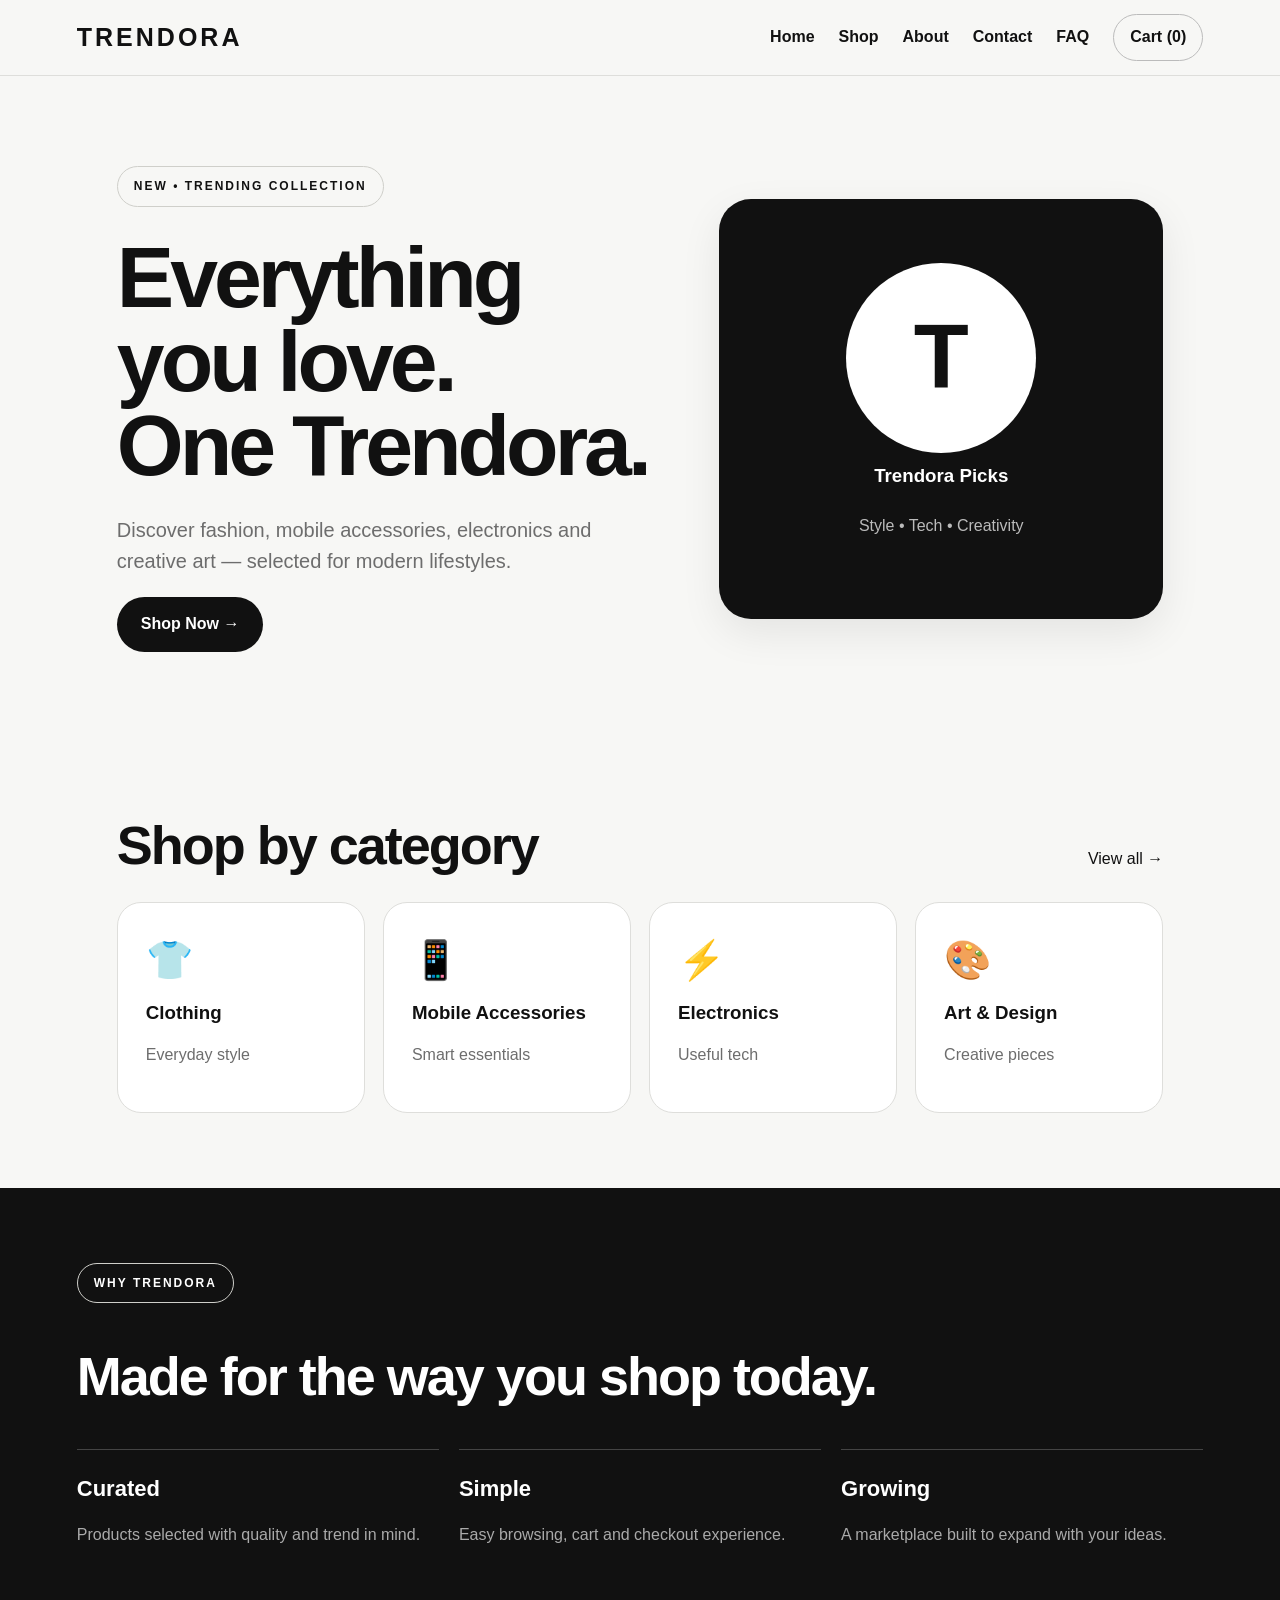
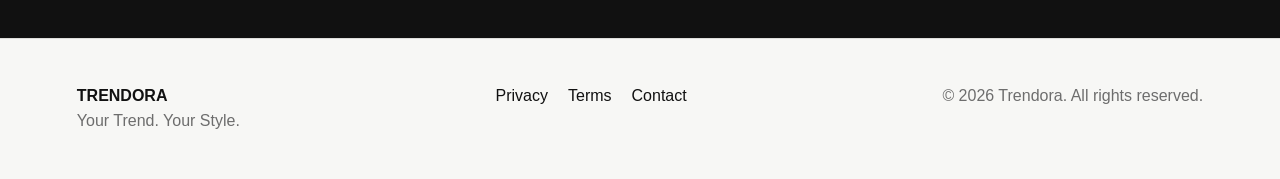
<file: index.html>
<!DOCTYPE html>
<html lang="en">
<head>
<meta charset="UTF-8"><meta name="viewport" content="width=device-width, initial-scale=1.0">
<title>Trendora — Your Trend. Your Style.</title>
<link rel="stylesheet" href="style.css">
</head>
<body>
<header><a class="logo" href="index.html">TRENDORA</a><nav>
<a href="index.html">Home</a><a href="shop.html">Shop</a><a href="about.html">About</a><a href="contact.html">Contact</a><a href="faq.html">FAQ</a><a class="cart" href="cart.html">Cart (<span id="cartCount">0</span>)</a>
</nav></header>
<main>
<section class="hero"><div><span class="pill">NEW • TRENDING COLLECTION</span><h1>Everything you love.<br><em>One Trendora.</em></h1><p>Discover fashion, mobile accessories, electronics and creative art — selected for modern lifestyles.</p><a class="btn" href="shop.html">Shop Now →</a></div><div class="hero-card"><div class="orb">T</div><h3>Trendora Picks</h3><p>Style • Tech • Creativity</p></div></section>
<section class="section"><div class="section-head"><h2>Shop by category</h2><a href="shop.html">View all →</a></div><div class="grid cats">
<a class="category" href="shop.html?cat=Clothing"><b>👕</b><h3>Clothing</h3><p>Everyday style</p></a>
<a class="category" href="shop.html?cat=Accessories"><b>📱</b><h3>Mobile Accessories</h3><p>Smart essentials</p></a>
<a class="category" href="shop.html?cat=Electronics"><b>⚡</b><h3>Electronics</h3><p>Useful tech</p></a>
<a class="category" href="shop.html?cat=Art"><b>🎨</b><h3>Art & Design</h3><p>Creative pieces</p></a>
</div></section>
<section class="section dark"><span class="pill">WHY TRENDORA</span><h2>Made for the way you shop today.</h2><div class="features"><div><b>Curated</b><p>Products selected with quality and trend in mind.</p></div><div><b>Simple</b><p>Easy browsing, cart and checkout experience.</p></div><div><b>Growing</b><p>A marketplace built to expand with your ideas.</p></div></div></section>
</main>
<footer><div><strong>TRENDORA</strong><p>Your Trend. Your Style.</p></div><div><a href="privacy.html">Privacy</a><a href="terms.html">Terms</a><a href="contact.html">Contact</a></div><p>© 2026 Trendora. All rights reserved.</p></footer>
<script src="script.js"></script>
</body></html>
</file>
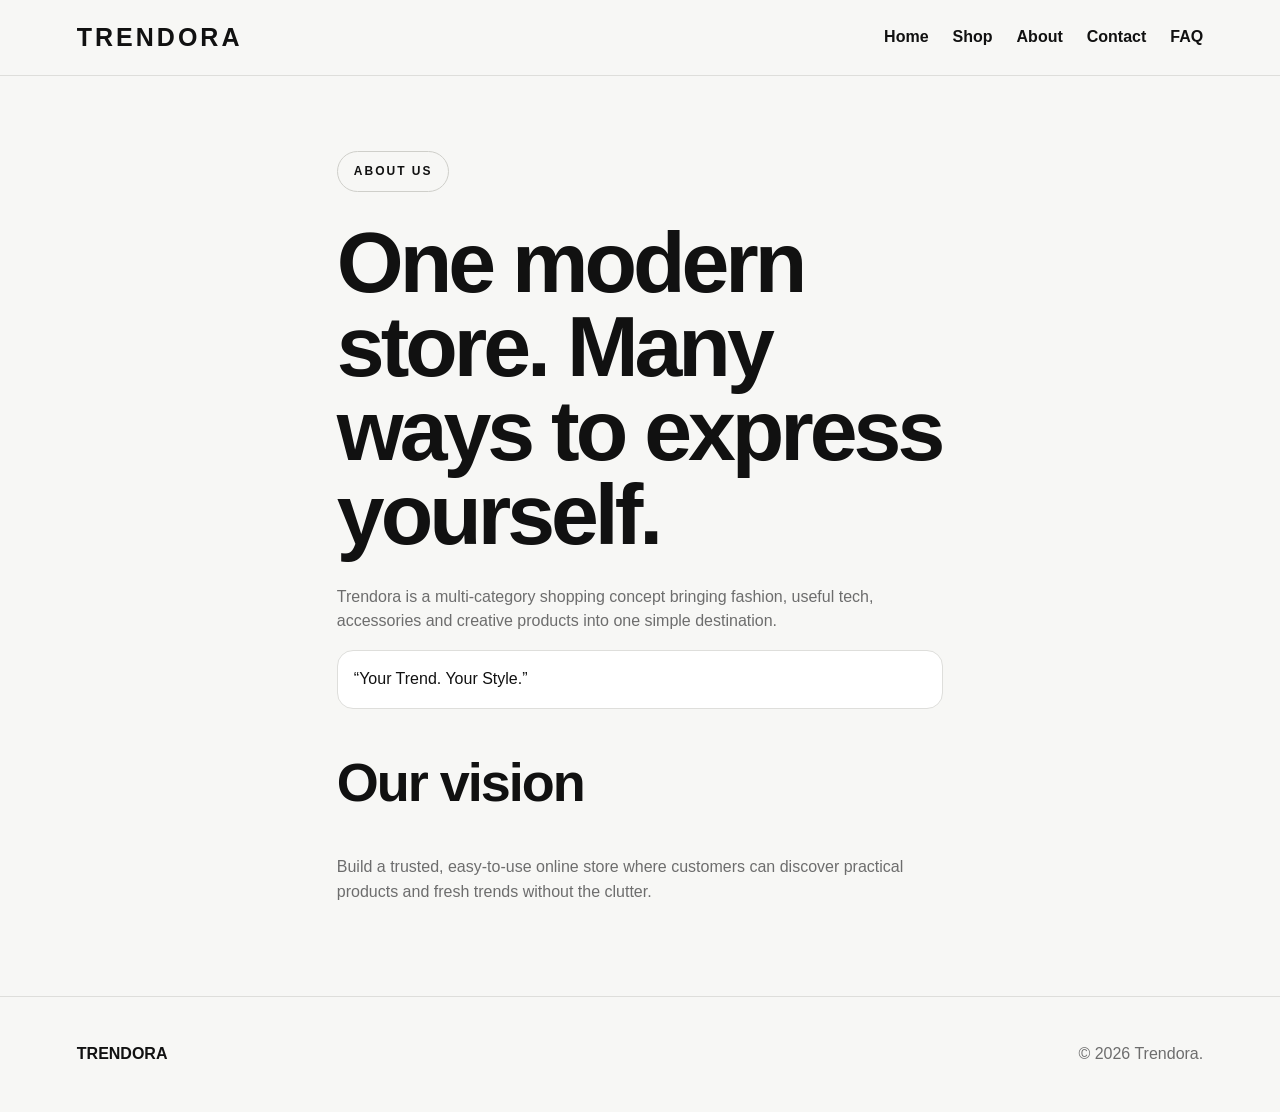
<file: about.html>
<!DOCTYPE html><html lang="en"><head><meta charset="UTF-8"><meta name="viewport" content="width=device-width,initial-scale=1"><title>About — Trendora</title><link rel="stylesheet" href="style.css"></head><body>
<header><a class="logo" href="index.html">TRENDORA</a><nav><a href="index.html">Home</a><a href="shop.html">Shop</a><a class="active" href="about.html">About</a><a href="contact.html">Contact</a><a href="faq.html">FAQ</a></nav></header>
<main class="section narrow"><span class="pill">ABOUT US</span><h1>One modern store. Many ways to express yourself.</h1><p>Trendora is a multi-category shopping concept bringing fashion, useful tech, accessories and creative products into one simple destination.</p><div class="quote">“Your Trend. Your Style.”</div><h2>Our vision</h2><p>Build a trusted, easy-to-use online store where customers can discover practical products and fresh trends without the clutter.</p></main><footer><strong>TRENDORA</strong><p>© 2026 Trendora.</p></footer></body></html>
</file>
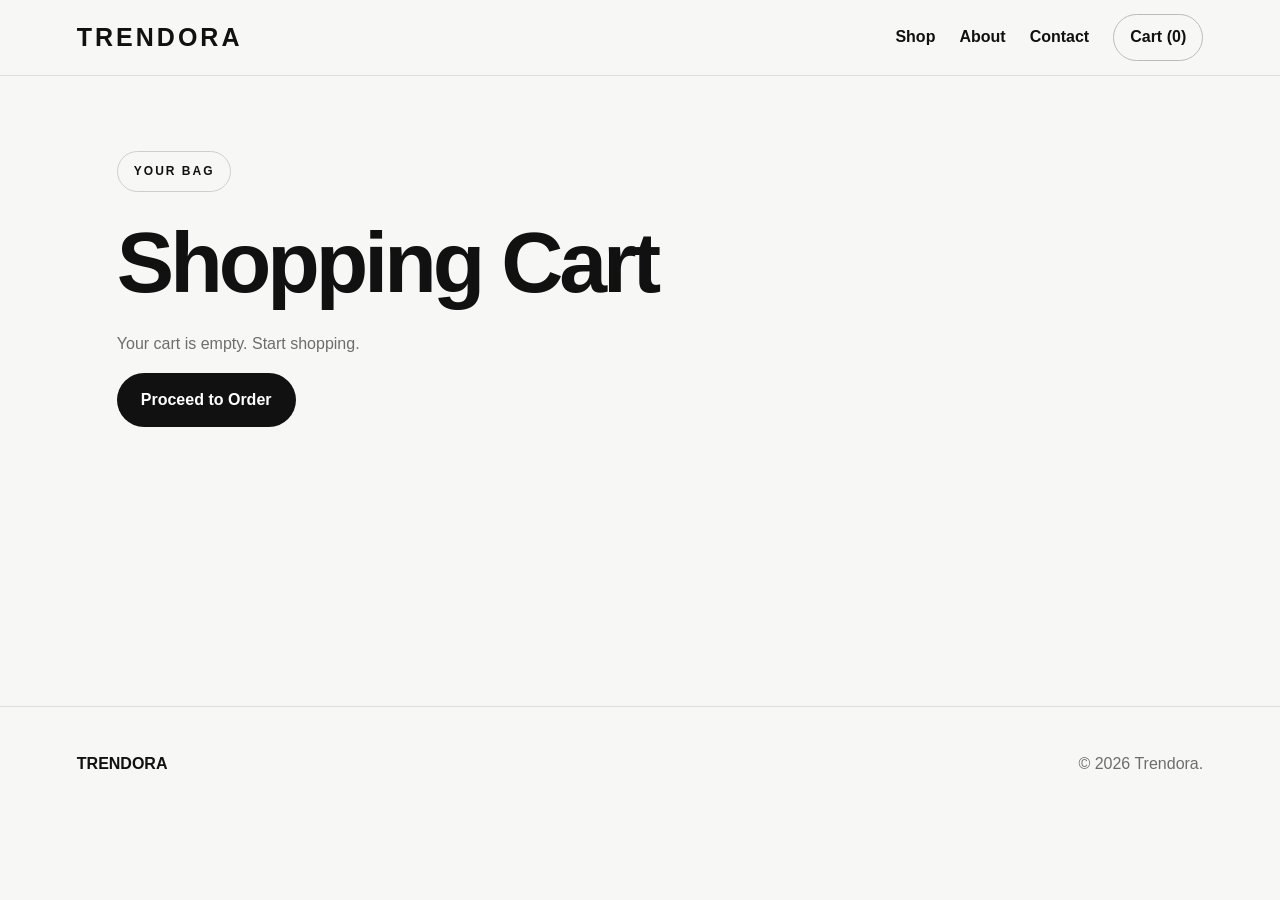
<file: cart.html>
<!DOCTYPE html><html lang="en"><head><meta charset="UTF-8"><meta name="viewport" content="width=device-width,initial-scale=1"><title>Cart — Trendora</title><link rel="stylesheet" href="style.css"></head><body>
<header><a class="logo" href="index.html">TRENDORA</a><nav><a href="shop.html">Shop</a><a href="about.html">About</a><a href="contact.html">Contact</a><a class="cart" href="cart.html">Cart (<span id="cartCount">0</span>)</a></nav></header>
<main class="section"><span class="pill">YOUR BAG</span><h1>Shopping Cart</h1><div id="cartItems"></div><div id="cartTotal" class="total"></div><a class="btn" href="contact.html">Proceed to Order</a></main><footer><strong>TRENDORA</strong><p>© 2026 Trendora.</p></footer><script src="script.js"></script></body></html>
</file>
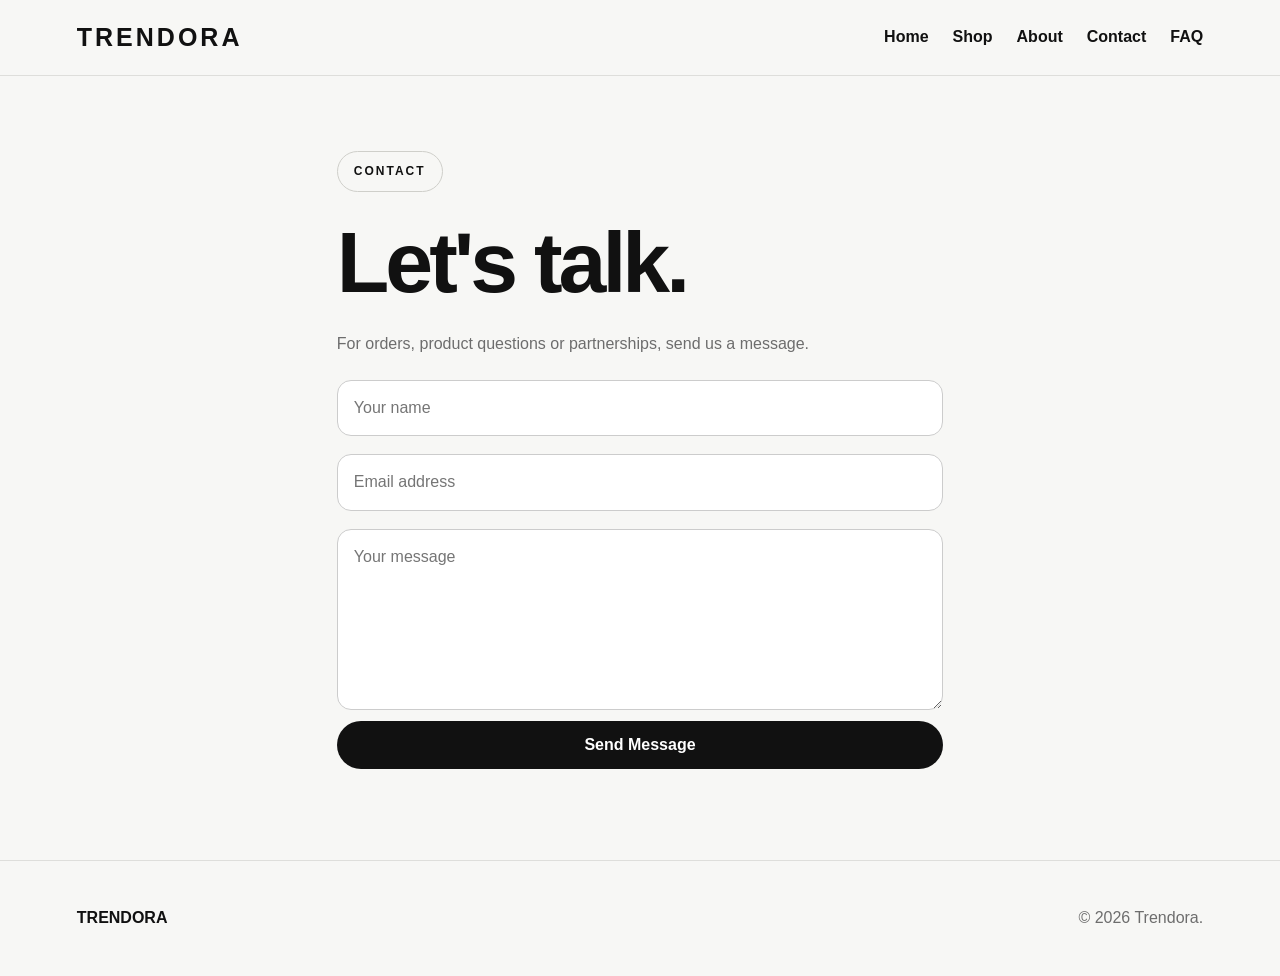
<file: contact.html>
<!DOCTYPE html><html lang="en"><head><meta charset="UTF-8"><meta name="viewport" content="width=device-width,initial-scale=1"><title>Contact — Trendora</title><link rel="stylesheet" href="style.css"></head><body>
<header><a class="logo" href="index.html">TRENDORA</a><nav><a href="index.html">Home</a><a href="shop.html">Shop</a><a href="about.html">About</a><a class="active" href="contact.html">Contact</a><a href="faq.html">FAQ</a></nav></header>
<main class="section narrow"><span class="pill">CONTACT</span><h1>Let's talk.</h1><p>For orders, product questions or partnerships, send us a message.</p>
<form onsubmit="sendMessage(event)"><input required placeholder="Your name"><input required type="email" placeholder="Email address"><textarea required rows="6" placeholder="Your message"></textarea><button class="btn">Send Message</button></form><p id="formMsg"></p></main><footer><strong>TRENDORA</strong><p>© 2026 Trendora.</p></footer><script src="script.js"></script></body></html>
</file>
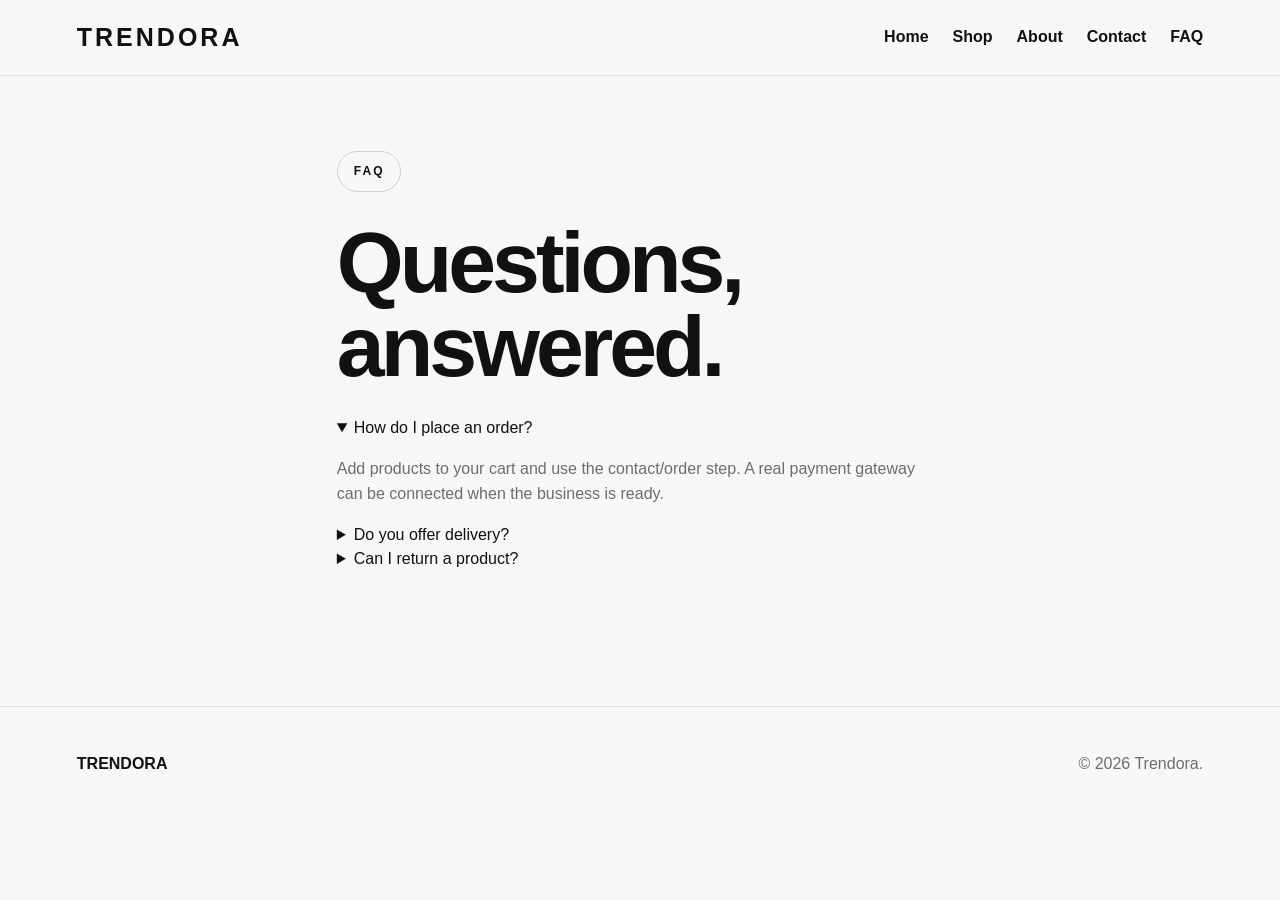
<file: faq.html>
<!DOCTYPE html><html lang="en"><head><meta charset="UTF-8"><meta name="viewport" content="width=device-width,initial-scale=1"><title>FAQ — Trendora</title><link rel="stylesheet" href="style.css"></head><body>
<header><a class="logo" href="index.html">TRENDORA</a><nav><a href="index.html">Home</a><a href="shop.html">Shop</a><a href="about.html">About</a><a href="contact.html">Contact</a><a class="active" href="faq.html">FAQ</a></nav></header>
<main class="section narrow"><span class="pill">FAQ</span><h1>Questions, answered.</h1><details open><summary>How do I place an order?</summary><p>Add products to your cart and use the contact/order step. A real payment gateway can be connected when the business is ready.</p></details><details><summary>Do you offer delivery?</summary><p>Delivery options, charges and service areas can be configured for your actual business.</p></details><details><summary>Can I return a product?</summary><p>Set your final return policy before launch and publish it here.</p></details></main><footer><strong>TRENDORA</strong><p>© 2026 Trendora.</p></footer></body></html>
</file>
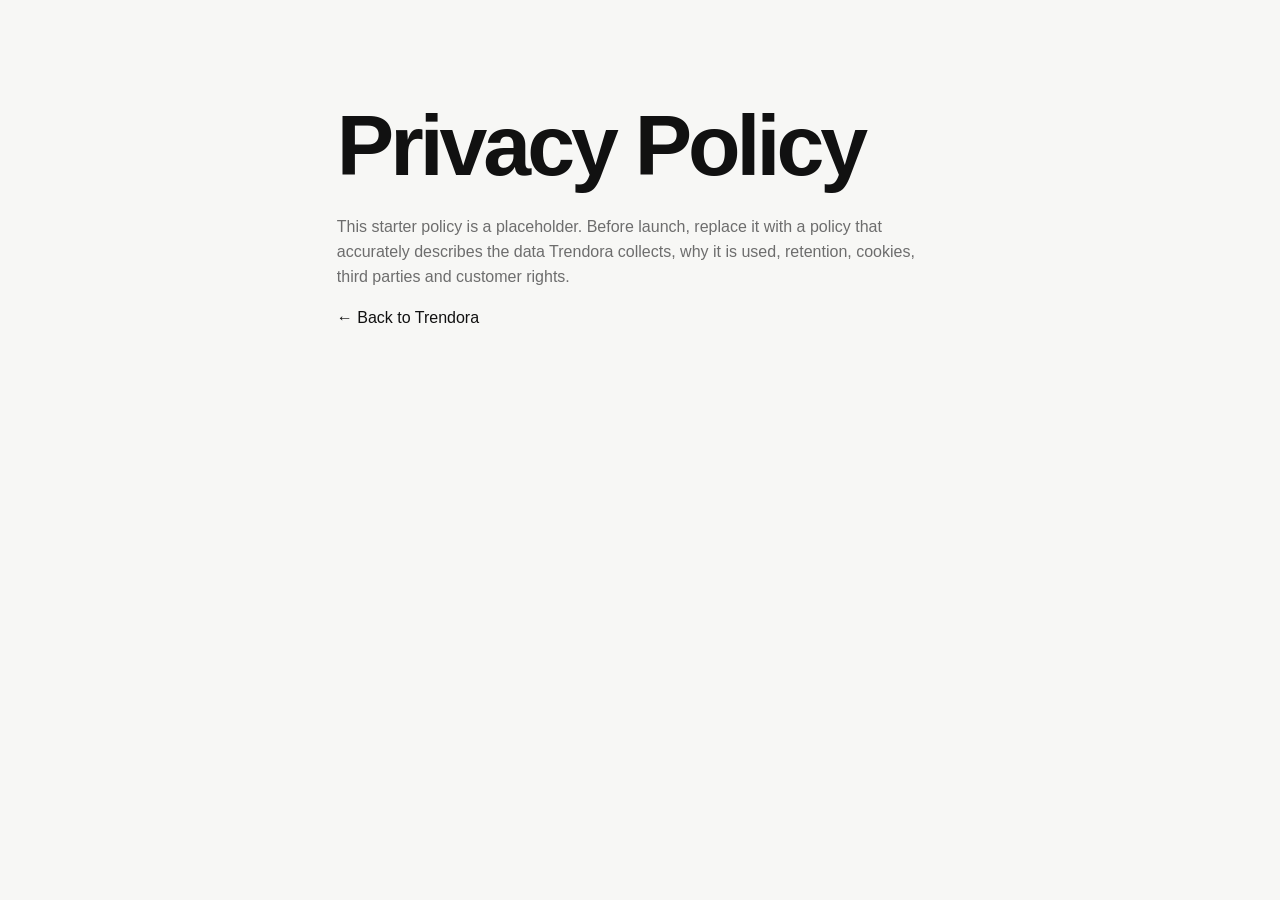
<file: privacy.html>
<!DOCTYPE html><html lang="en"><head><meta charset="UTF-8"><meta name="viewport" content="width=device-width,initial-scale=1"><title>Privacy — Trendora</title><link rel="stylesheet" href="style.css"></head><body><main class="section narrow"><h1>Privacy Policy</h1><p>This starter policy is a placeholder. Before launch, replace it with a policy that accurately describes the data Trendora collects, why it is used, retention, cookies, third parties and customer rights.</p><a href="index.html">← Back to Trendora</a></main></body></html>
</file>
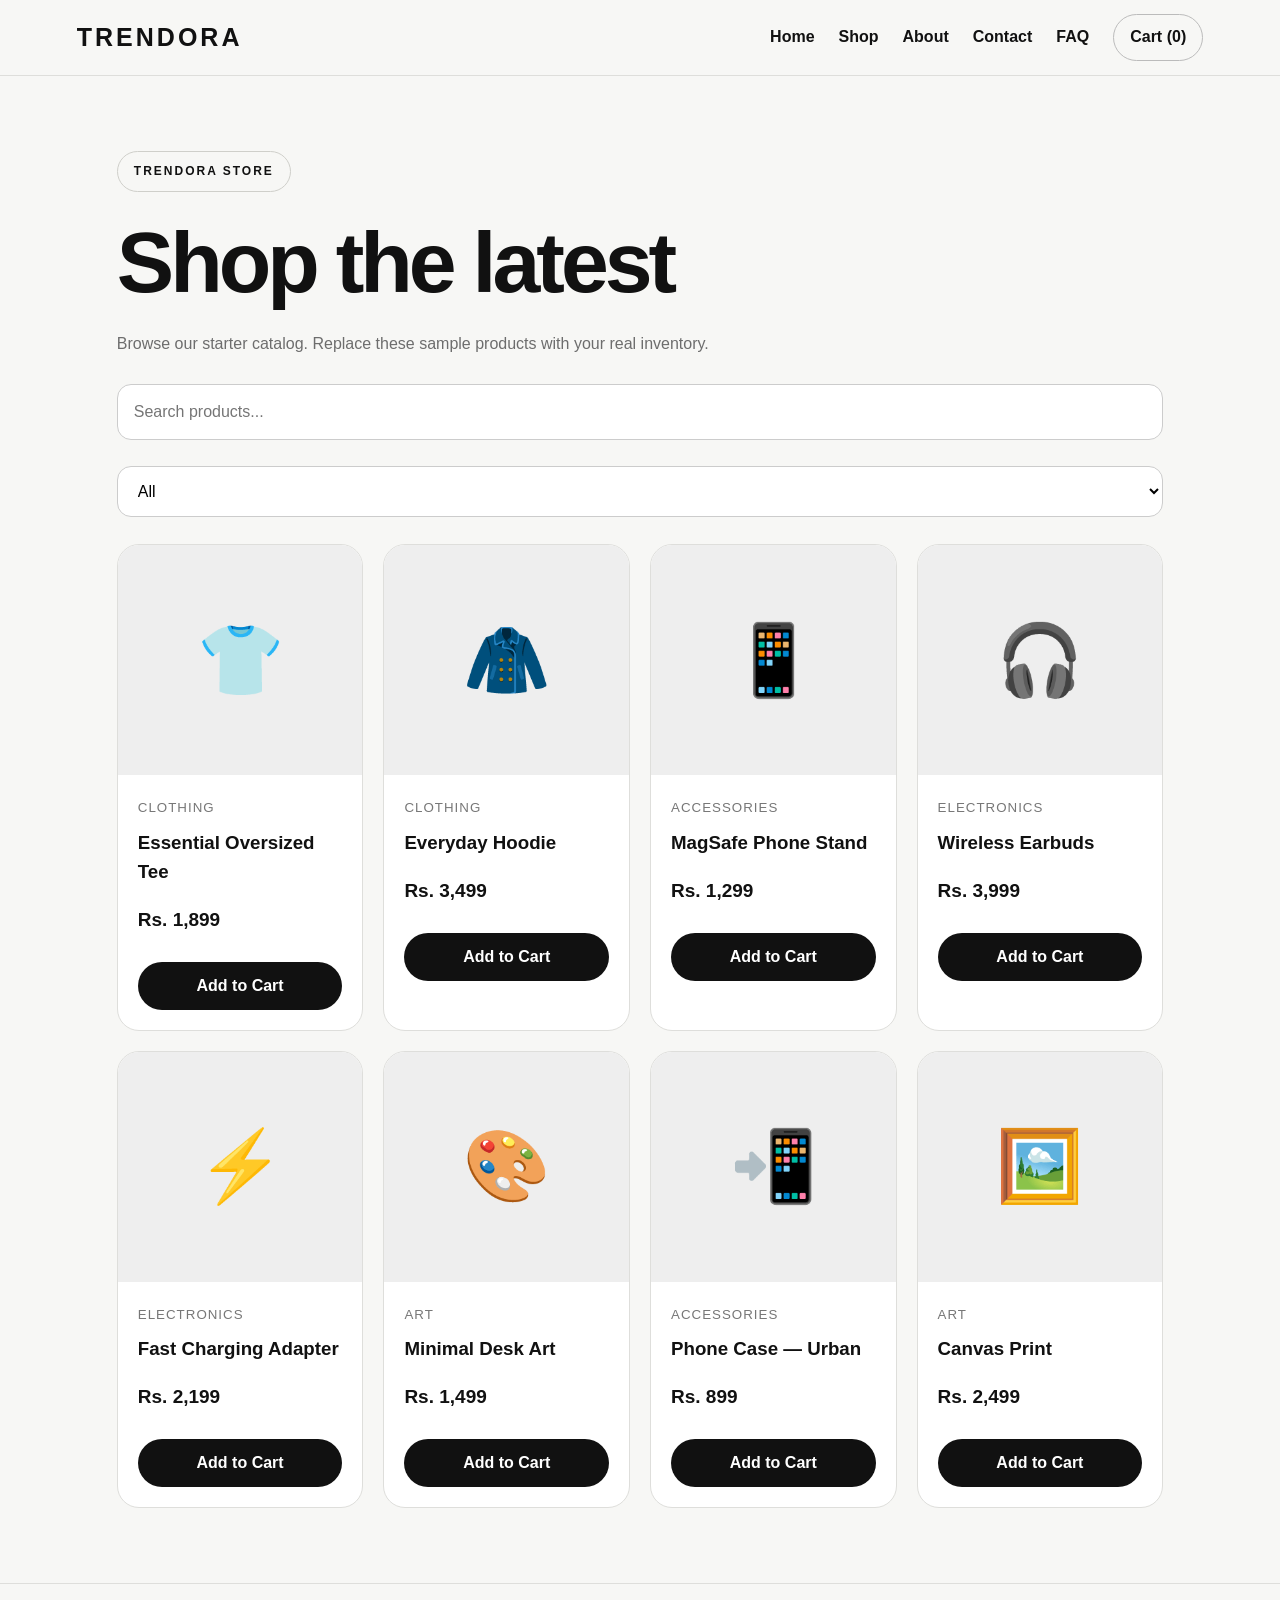
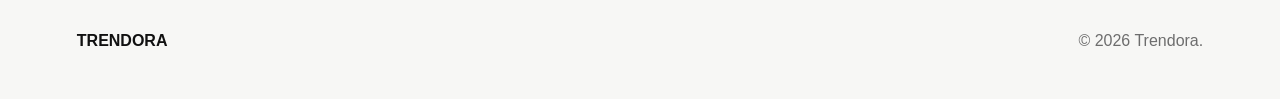
<file: shop.html>
<!DOCTYPE html><html lang="en"><head><meta charset="UTF-8"><meta name="viewport" content="width=device-width,initial-scale=1"><title>Shop — Trendora</title><link rel="stylesheet" href="style.css"></head><body>
<header><a class="logo" href="index.html">TRENDORA</a><nav><a href="index.html">Home</a><a class="active" href="shop.html">Shop</a><a href="about.html">About</a><a href="contact.html">Contact</a><a href="faq.html">FAQ</a><a class="cart" href="cart.html">Cart (<span id="cartCount">0</span>)</a></nav></header>
<main class="section"><span class="pill">TRENDORA STORE</span><h1>Shop the latest</h1><p>Browse our starter catalog. Replace these sample products with your real inventory.</p>
<div class="toolbar"><input id="search" placeholder="Search products..."><select id="filter"><option>All</option><option>Clothing</option><option>Accessories</option><option>Electronics</option><option>Art</option></select></div>
<div id="products" class="products"></div></main><footer><strong>TRENDORA</strong><p>© 2026 Trendora.</p></footer><script src="script.js"></script></body></html>
</file>
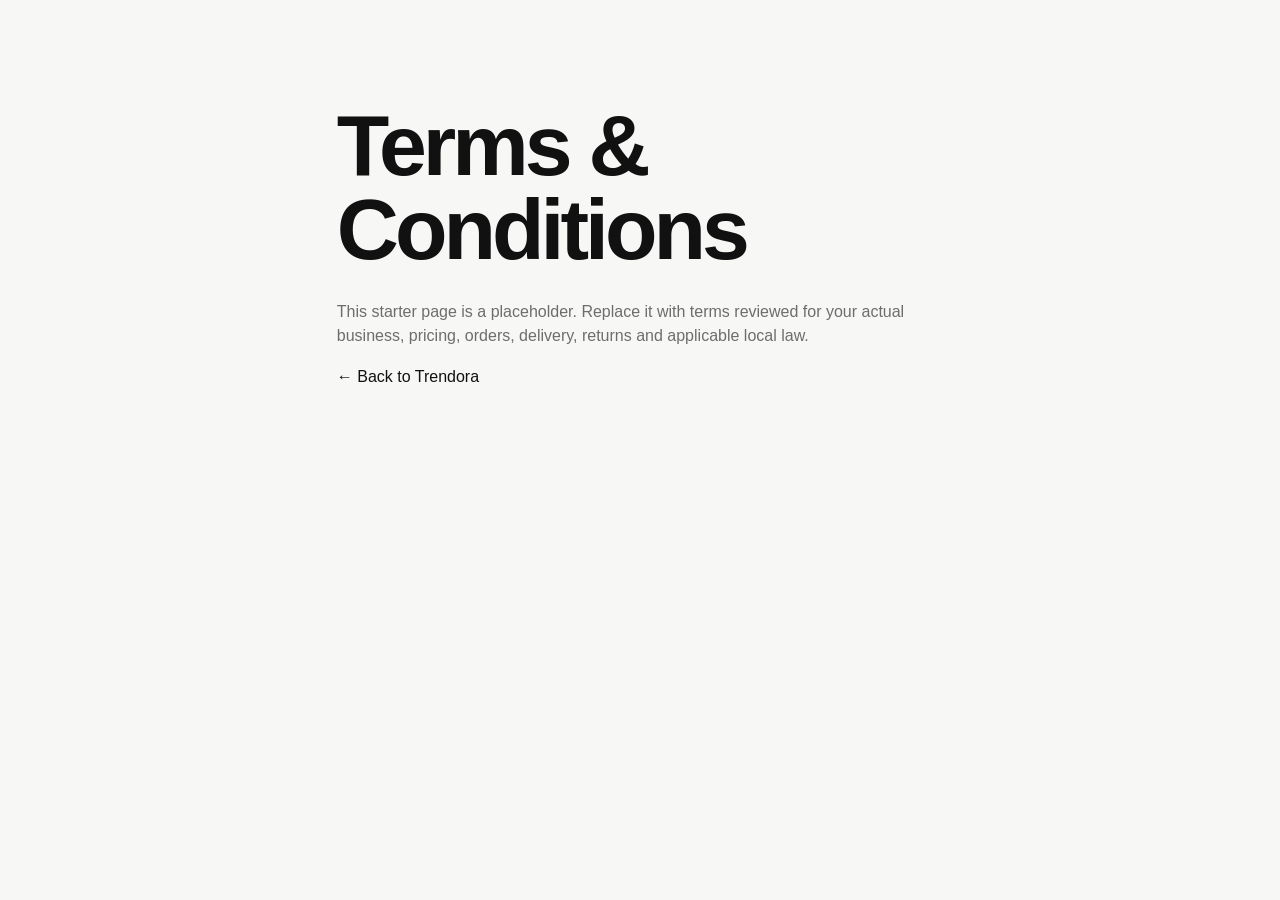
<file: terms.html>
<!DOCTYPE html><html lang="en"><head><meta charset="UTF-8"><meta name="viewport" content="width=device-width,initial-scale=1"><title>Terms — Trendora</title><link rel="stylesheet" href="style.css"></head><body><main class="section narrow"><h1>Terms & Conditions</h1><p>This starter page is a placeholder. Replace it with terms reviewed for your actual business, pricing, orders, delivery, returns and applicable local law.</p><a href="index.html">← Back to Trendora</a></main></body></html>
</file>
<file: style.css>
:root{
  --bg:#f7f7f5;--card:#fff;--text:#111;--muted:#6d6d6d;--line:#dededb;
  --dark:#111;--radius:24px;--shadow:0 14px 40px rgba(0,0,0,.08)
}
*{box-sizing:border-box}
html{scroll-behavior:smooth}
body{margin:0;background:var(--bg);color:var(--text);font-family:Arial,Helvetica,sans-serif;line-height:1.55}
a{color:inherit;text-decoration:none}
header{height:76px;padding:0 6%;display:flex;align-items:center;justify-content:space-between;background:rgba(247,247,245,.94);border-bottom:1px solid var(--line);position:sticky;top:0;z-index:20;backdrop-filter:blur(12px)}
.logo{font-size:25px;font-weight:900;letter-spacing:3px}
nav{display:flex;align-items:center;gap:24px;font-weight:600}
nav a{transition:.2s}
nav a:hover{opacity:.55}
.cart{border:1px solid #bbb;padding:10px 16px;border-radius:999px}
main{min-height:70vh}
.hero{max-width:1200px;margin:auto;padding:90px 6%;display:grid;grid-template-columns:1.1fr .9fr;gap:60px;align-items:center}
.pill{display:inline-block;border:1px solid #cfcfca;border-radius:999px;padding:10px 16px;font-size:12px;font-weight:800;letter-spacing:2px}
h1{font-size:clamp(48px,7vw,86px);line-height:.98;letter-spacing:-4px;margin:28px 0}
h1 em{font-style:normal}
h2{font-size:clamp(32px,5vw,54px);line-height:1.05;letter-spacing:-2px}
h3{margin:8px 0}
p{color:var(--muted)}
.hero>div:first-child p{font-size:20px;max-width:650px}
.btn,.add{display:inline-block;border:0;background:#111;color:#fff;padding:15px 24px;border-radius:999px;font-size:16px;font-weight:700;cursor:pointer}
.btn:hover,.add:hover{transform:translateY(-1px);opacity:.9}
.hero-card{min-height:420px;background:#111;color:#fff;border-radius:32px;display:flex;flex-direction:column;align-items:center;justify-content:center;text-align:center;box-shadow:var(--shadow)}
.hero-card p{color:#bbb}
.orb{width:190px;height:190px;border-radius:50%;background:#fff;color:#111;display:grid;place-items:center;font-size:90px;font-weight:900}
.section{max-width:1200px;margin:auto;padding:75px 6%}
.section-head{display:flex;justify-content:space-between;align-items:center;gap:20px}
.section-head h2{margin:0 0 28px}
.grid{display:grid;gap:18px}
.cats{grid-template-columns:repeat(4,1fr)}
.category{background:var(--card);border:1px solid var(--line);border-radius:var(--radius);padding:28px;transition:.2s}
.category:hover,.product:hover{transform:translateY(-4px);box-shadow:var(--shadow)}
.category b{font-size:38px}
.dark{max-width:none;background:#111;color:#fff}
.dark p{color:#aaa}
.dark>h2,.dark>.pill{color:#fff}
.features{max-width:1200px;margin:auto;display:grid;grid-template-columns:repeat(3,1fr);gap:20px}
.features div{border-top:1px solid #444;padding-top:22px}
.features b{font-size:22px}
footer{padding:45px 6%;border-top:1px solid var(--line);display:flex;justify-content:space-between;gap:25px;flex-wrap:wrap}
footer div:nth-child(2){display:flex;gap:20px}
footer p{margin:0}
.toolbar{display:flex;gap:12px;flex-wrap:wrap;margin:20px 0}
input,textarea,select{width:100%;padding:15px 16px;border:1px solid #ccc;border-radius:14px;background:#fff;font:inherit;margin:7px 0}
.narrow{max-width:760px}
form{display:grid;gap:4px}
.products{display:grid;grid-template-columns:repeat(4,1fr);gap:20px}
.product{background:#fff;border:1px solid var(--line);border-radius:22px;overflow:hidden;transition:.2s}
.pic{height:230px;background:#eee;display:grid;place-items:center;font-size:70px}
.pic img{width:100%;height:100%;object-fit:cover}
.info{padding:20px}
.info small{color:#777;text-transform:uppercase;letter-spacing:1px}
.price{font-size:19px;font-weight:800;color:#111}
.add{width:100%;margin-top:8px}
.cart-row,.quote{background:#fff;border:1px solid var(--line);border-radius:16px;padding:16px;margin:10px 0;display:flex;gap:15px;align-items:center;justify-content:space-between}
.cart-row button{border:0;background:none;text-decoration:underline;cursor:pointer}
@media(max-width:850px){
 header{height:auto;min-height:70px;padding:15px 5%;align-items:flex-start}
 nav{gap:10px;flex-wrap:wrap;justify-content:flex-end;font-size:13px}
 nav a:nth-child(3),nav a:nth-child(4),nav a:nth-child(5){display:none}
 .hero{grid-template-columns:1fr;padding-top:55px}
 .hero-card{min-height:300px}
 .cats,.products{grid-template-columns:repeat(2,1fr)}
 .features{grid-template-columns:1fr}
}
@media(max-width:520px){
 h1{letter-spacing:-2px}
 .hero{padding-left:5%;padding-right:5%}
 .section{padding:55px 5%}
 .cats,.products{grid-template-columns:1fr}
 .cart-row{align-items:flex-start;flex-wrap:wrap}
 footer{display:block}
 footer div:nth-child(2){margin:20px 0;flex-wrap:wrap}
}
</file>
